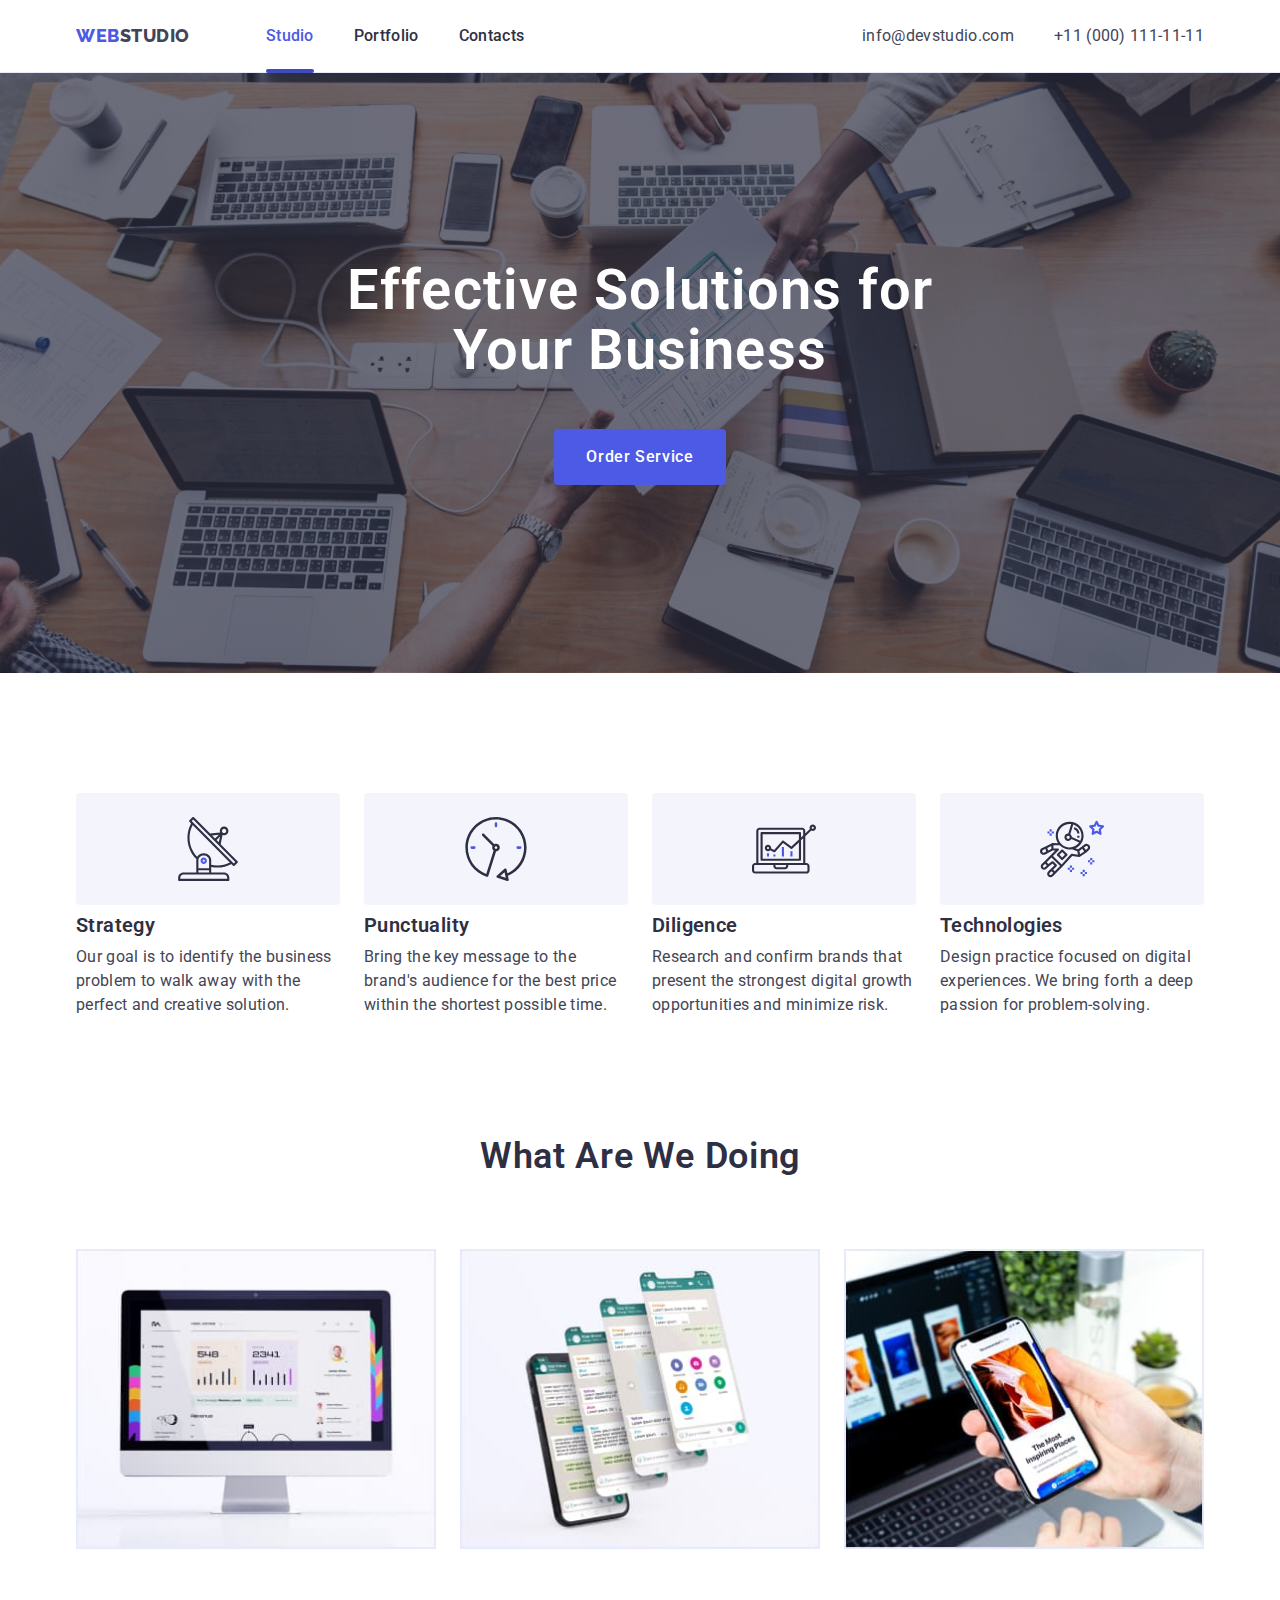
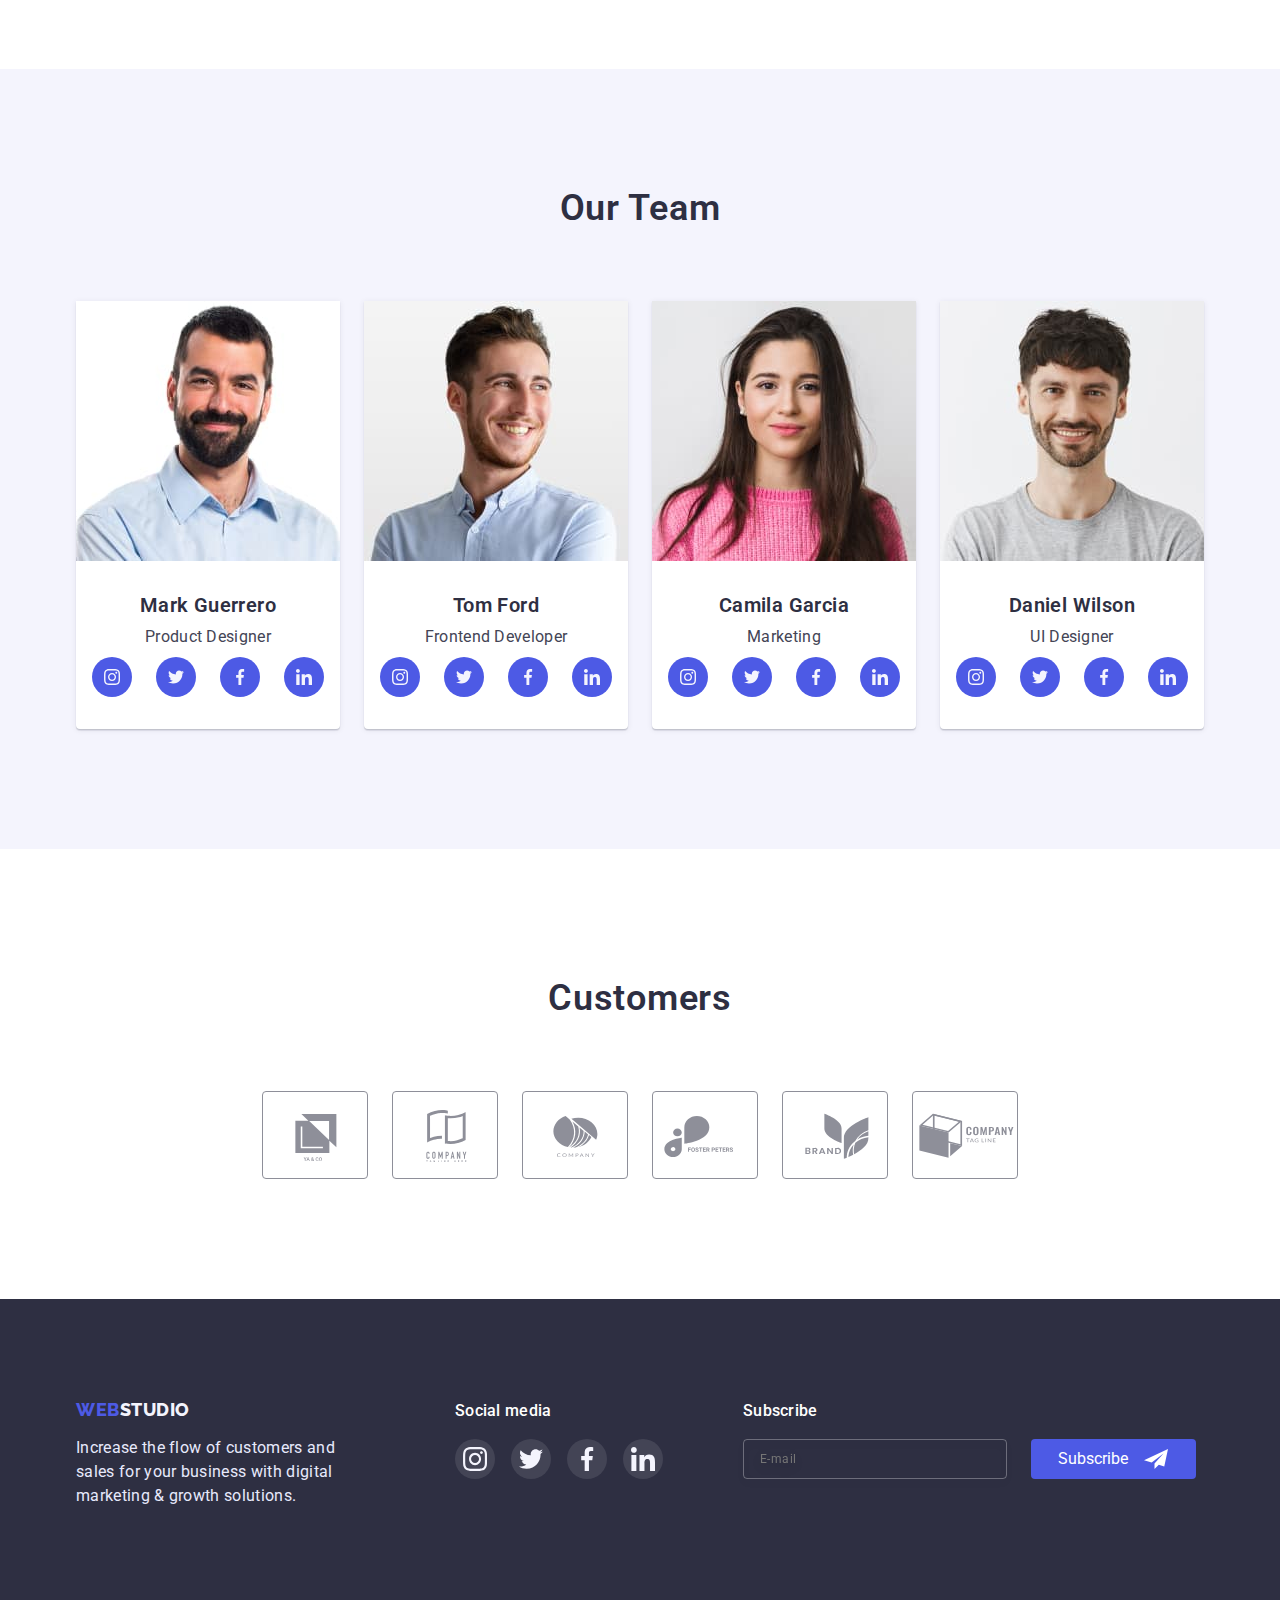
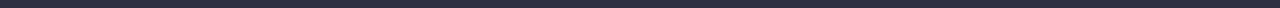
<file: index.html>
<!DOCTYPE html>
<html lang="en">
<head>
    <meta charset="UTF-8">
    <meta http-equiv="X-UA-Compatible" content="IE=edge">
    <meta name="viewport" content="width=device-width, initial-scale=1.0">
    <title>Document</title>

    <link rel="stylesheet" href="https://cdnjs.cloudflare.com/ajax/libs/modern-normalize/1.1.0/modern-normalize.min.css" />

    <link rel="preconnect" href="https://fonts.gstatic.com" crossorigin><link href="https://fonts.googleapis.com/css2?family=Raleway:wght@800&family=Roboto:wght@400;500;700;900&display=swap" rel="stylesheet">

    <link rel="stylesheet" href="./css/styles.css" />

</head>

<body>
    <header class="page-header">
        <div class="container">
      <nav class="main-nav">
        <!--Logo webstudio--> 
        <a href="./index.html" class="link logo"><span class="logo-web">WEB</span>STUDIO</a>
        <!--Навигация по сайту-->
        <ul class="site-nav list">
            <li class="item"><a href="./index.html" class="link current">Studio</a></li>
            <li class="item"><a href="./portfolio.html" class="link">Portfolio</a></li>
            <li class="item"><a href="#" class="link">Contacts</a></li>
        </ul>
      </nav>
        <ul class="contacts list">
            <li class="item"><a href="mailto:info@devstudio.com" class="link">info@devstudio.com</a></li>
            <li class="item"><a href="tel:+110001111111" class="link">+11 (000) 111-11-11</a></li>
          </ul>
    </div>
    </header>

    <main>
        <section class="section hero">
            <!--Banner-->
            <div class="container">
                <h1 class="hero-title">Effective Solutions for<br>Your Business</h1>
                <button type="button" class="btn primary" data-modal-open>Order Service</button>
            </div>
       </section>

        <section class="section feature">
            <div class="container">
            <!--About webstudio - скрыть заголовок-->
           <h2 hidden class="section-title">About webstudio</h2>
           <ul class="feature-lists list">
               <li class="item">
                <div class="thumb"><svg class="feature-icon" width="64" height="64"><use href="./images/icons/icons.svg#antenna"></use></svg></div>
                <h3 class="title">Strategy</h3><p class="text">Our goal is to identify the business
                       problem to walk away with the perfect and creative solution.</p></li>
               <li class="item">
                <div class="thumb"><svg class="feature-icon" width="64" height="64"><use href="./images/icons/icons.svg#clock"></use></svg></div>
                <h3 class="title">Punctuality</h3><p class="text">Bring the key message to the brand's audience for the best price within the shortest possible time.</p></li>
               <li class="item">
                <div class="thumb"><svg class="feature-icon" width="64" height="64"><use href="./images/icons/icons.svg#diagram"></use></svg></div>
                <h3 class="title">Diligence</h3><p class="text">Research and confirm brands that present the strongest digital growth opportunities and minimize risk.</p></li>
               <li class="item">
                <div class="thumb"><svg class="feature-icon" width="64" height="64"><use href="./images/icons/icons.svg#astronaut"></use></svg></div>
                <h3 class="title">Technologies</h3><p class="text">Design practice focused on digital experiences. We bring forth a deep passion for problem-solving.</p></li>
           </ul>
        </div>
       </section>
   
       <section class="section works">
        <div class="container">
           <!--What are we doing-->
           <h2 class="section-title">What are we doing</h2>
            <ul class="works-lists list">
               <li class="item"><img src="./images/comp.jpg" alt="Monoblock with an open web page." width="360"></li>
               <li class="item"><img src="./images/phone.jpg" alt="Open messenger on the phone." width="360"></li>
               <li class="item"><img src="./images/phone2.jpg" alt="The phone is held in the hand." width="360"></li>
           </ul>
        </div>
        </section>
    
     
        <section class="section team">
            <div class="container">
           <!--Our Team-->
           <h2 class="section-title">Our Team</h2>
            <ul class="team list">

            <li class="card"><img src="./images/team/mark.jpg" alt="The man with beard." width="264">
               <h3 class="card-name">Mark Guerrero</h3><p class="text">Product Designer</p>
                  <ul class="social-links list">
                   <li class="item"><a class="button" href="" aria-label="Instagram"><svg class="social-icon" width="16" height="16"><use href="./images/icons/icons.svg#instagram"></use></svg></a></li>
                   <li class="item"><a class="button" href="" aria-label="Twitter"><svg class="social-icon" width="16" height="16"><use href="./images/icons/icons.svg#twitter"></use></svg></a></li>
                   <li class="item"><a class="button" href="" aria-label="Facebook"><svg class="social-icon" width="16" height="16"><use href="./images/icons/icons.svg#facebook"></use></svg></a></li>
                   <li class="item"><a class="button" href="" aria-label="Linkedin"><svg class="social-icon" width="16" height="16"><use href="./images/icons/icons.svg#linkedin"></use></svg></a></li>
                  </ul>
            </li>

            <li class="card"><img src="./images/team/tom.jpg" alt="The man smiles and looks away." width="264">
               <h3 class="card-name">Tom Ford</h3><p class="text">Frontend Developer</p>
               <ul class="social-links list">
                <li class="item"><a class="button" href="" aria-label="Instagram"><svg class="social-icon" width="16" height="16"><use href="./images/icons/icons.svg#instagram"></use></svg></a></li>
                <li class="item"><a class="button" href="" aria-label="Twitter"><svg class="social-icon" width="16" height="16"><use href="./images/icons/icons.svg#twitter"></use></svg></a></li>
                <li class="item"><a class="button" href="" aria-label="Facebook"><svg class="social-icon" width="16" height="16"><use href="./images/icons/icons.svg#facebook"></use></svg></a></li>
                <li class="item"><a class="button" href="" aria-label="Linkedin"><svg class="social-icon" width="16" height="16"><use href="./images/icons/icons.svg#linkedin"></use></svg></a></li>
               </ul>
            </li>

            <li class="card"><img src="./images/team/camila.jpg" alt="The woman with long hair." width="264">
               <h3 class="card-name">Camila Garcia</h3><p class="text">Marketing</p>
               <ul class="social-links list">
                <li class="item"><a class="button" href="" aria-label="Instagram"><svg class="social-icon" width="16" height="16"><use href="./images/icons/icons.svg#instagram"></use></svg></a></li>
                <li class="item"><a class="button" href="" aria-label="Twitter"><svg class="social-icon" width="16" height="16"><use href="./images/icons/icons.svg#twitter"></use></svg></a></li>
                <li class="item"><a class="button" href="" aria-label="Facebook"><svg class="social-icon" width="16" height="16"><use href="./images/icons/icons.svg#facebook"></use></svg></a></li>
                <li class="item"><a class="button" href="" aria-label="Linkedin"><svg class="social-icon" width="16" height="16"><use href="./images/icons/icons.svg#linkedin"></use></svg></a></li>
               </ul>
            </li>

            <li class="card"><img src="./images/team/daniel.jpg" alt="The man in a gray t-shirt." width="264">
               <h3 class="card-name">Daniel Wilson</h3><p class="text">UI Designer</p>
               <ul class="social-links list">
                <li class="item"><a class="button" href="" aria-label="Instagram"><svg class="social-icon" width="16" height="16"><use href="./images/icons/icons.svg#instagram"></use></svg></a></li>
                <li class="item"><a class="button" href="" aria-label="Twitter"><svg class="social-icon" width="16" height="16"><use href="./images/icons/icons.svg#twitter"></use></svg></a></li>
                <li class="item"><a class="button" href="" aria-label="Facebook"><svg class="social-icon" width="16" height="16"><use href="./images/icons/icons.svg#facebook"></use></svg></a></li>
                <li class="item"><a class="button" href="" aria-label="Linkedin"><svg class="social-icon" width="16" height="16"><use href="./images/icons/icons.svg#linkedin"></use></svg></a></li>
               </ul>
            </li>

               </ul>
            </div>
       </section>

       <section class="section customers">
        <div class="container">
            <h2 class="section-title">Customers</h2>
            <ul class="customers-links list">
                <li class="item">
                    <a class="link client1" href="">
                        <svg class="company-icon" width="104" height="56"><use href="./images/icons/icons.svg#client1"></use>
                        </svg>
                    </a>
                </li>
                <li class="item">
                    <a class="link client2" href="">
                     <svg class="company-icon" width="104" height="56"><use href="./images/icons/icons.svg#client2"></use>
                     </svg>
                   </a>
               </li>
                <li class="item">
                    <a class="link client3" href="">
                        <svg class="company-icon" width="104" height="56"><use href="./images/icons/icons.svg#client3"></use>
                        </svg>
                    </a>
                </li>
                <li class="item">
                    <a class="link client4" href="">
                        <svg class="company-icon" width="104" height="56"><use href="./images/icons/icons.svg#client4"></use>
                        </svg>
                    </a>
                </li>
                <li class="item">
                    <a class="link client5" href="">
                        <svg class="company-icon" width="104" height="56"><use href="./images/icons/icons.svg#client5"></use>
                        </svg>
                    </a>
                </li>
                <li class="item">
                    <a class="link client6" href="">
                        <svg class="company-icon" width="104" height="56"><use href="./images/icons/icons.svg#client6"></use>
                        </svg>
                    </a>
                </li>
            </ul>

        </div>

       </section>

   
    </main>

    <footer class="page-footer">
        <div class="container">
            <div class="footer-logo">
                <a href="./index.html" class="link logo"><span class="logo-web">WEB</span>STUDIO</a>
                <p class="text">Increase the flow of customers and</br>sales for your business with digital</br>marketing & growth solutions.</p>
            </div>
   
            <div class="footer-social-media">
              <h3 class="footer-title">Social media</h3>
               <ul class="social-links list">
                 <li class="item"><a class="button" href="" aria-label="Instagram"><svg class="social-icon" width="24" height="24"><use href="./images/icons/icons.svg#instagram"></use></svg></a></li>
                 <li class="item"><a class="button" href="" aria-label="Twitter"><svg class="social-icon" width="24" height="24"><use href="./images/icons/icons.svg#twitter"></use></svg></a></li>
                 <li class="item"><a class="button" href="" aria-label="Facebook"><svg class="social-icon" width="24" height="24"><use href="./images/icons/icons.svg#facebook"></use></svg></a></li>
                 <li class="item"><a class="button" href="" aria-label="Linkedin"><svg class="social-icon" width="24" height="24"><use href="./images/icons/icons.svg#linkedin"></use></svg></a></li>
              </ul>
            </div>

            <div class="subscribe">

                <form action="subscribe">
                    <h3 class="subscribe-titel">Subscribe</h3>
                    
                    <div class="footer-btn">
                        <label class="footer-label">
                            <input class="footer-input" type="email" name="user-email" placeholder="E-mail"/>
                        </label>
                     
                        <button class="btn btn-subscribe" type="submit">Subscribe
                            <svg class="btn-subscribe-icon" width="24" height="24">
                                <use href="./images/icons/icons.svg#send"></use>
                            </svg>
                        </button>
                    </div>
                </form> 
            </div>  

        </div>
</footer>

<div class="backdrop is-hidden" data-modal>
    <div class="modal">
        <button type="button" class="btn-modal-close" data-modal-close>
            <svg class="close-icon" width="8" height="8">
                <use href="./images/icons/icons.svg#close-black"></use>
            </svg>
        </button>
        <strong class="modal-titel">Leave your contacts and we will call you back</strong>

        <form class="form" autocomplete="on">

            <div class="form-field">
                
                <label class="form-label name" for="name">Name</label>
                <input class="form-input" type="text" name="user-name" id="name" autofocus />
                <svg class="form-icon" width="18" height="18">
                    <use href="./images/icons/icons.svg#person-black"></use>
                </svg>
              
            </div>
            <div class="form-field">

                <label class="form-label" for="phone">Phone</label>
                <input class="form-input" type="tel" name="user-phone" id="phone" />
                <svg class="form-icon" width="18" height="18">
                    <use href="./images/icons/icons.svg#phone-black"></use>
                </svg>
            </div>
            <div class="form-field">
              
                <label class="form-label" for="email">Email</label>
                <input class="form-input" type="email" name="user-email" id="email" />
                <svg class="form-icon" width="18" height="18">
                    <use href="./images/icons/icons.svg#email-black"></use>
                </svg>
            </div>

            <div class="form-field text-comment">
                <label class="form-label" for="comment">Comment</label>
                <textarea class="comment" name="comment" rows="5" id="comment" placeholder="Text input"></textarea>
            </div>
            
                <label class="form-agreement">
                <input class="form-agreement-checkbox" name="agreement" type="checkbox">
                <span class="form-agreement-description">I accept the terms and conditions of the 
                    <a class="form-agreement-link link" href="#">Privacy Policy</a>
                </span>
            </label>
            
            

            <button class="btn btn-form" type="submit">Send</button>
        </form>
    </div>
</div>


<script src="./js/modal.js"></script>

</body>
</html>
</file>
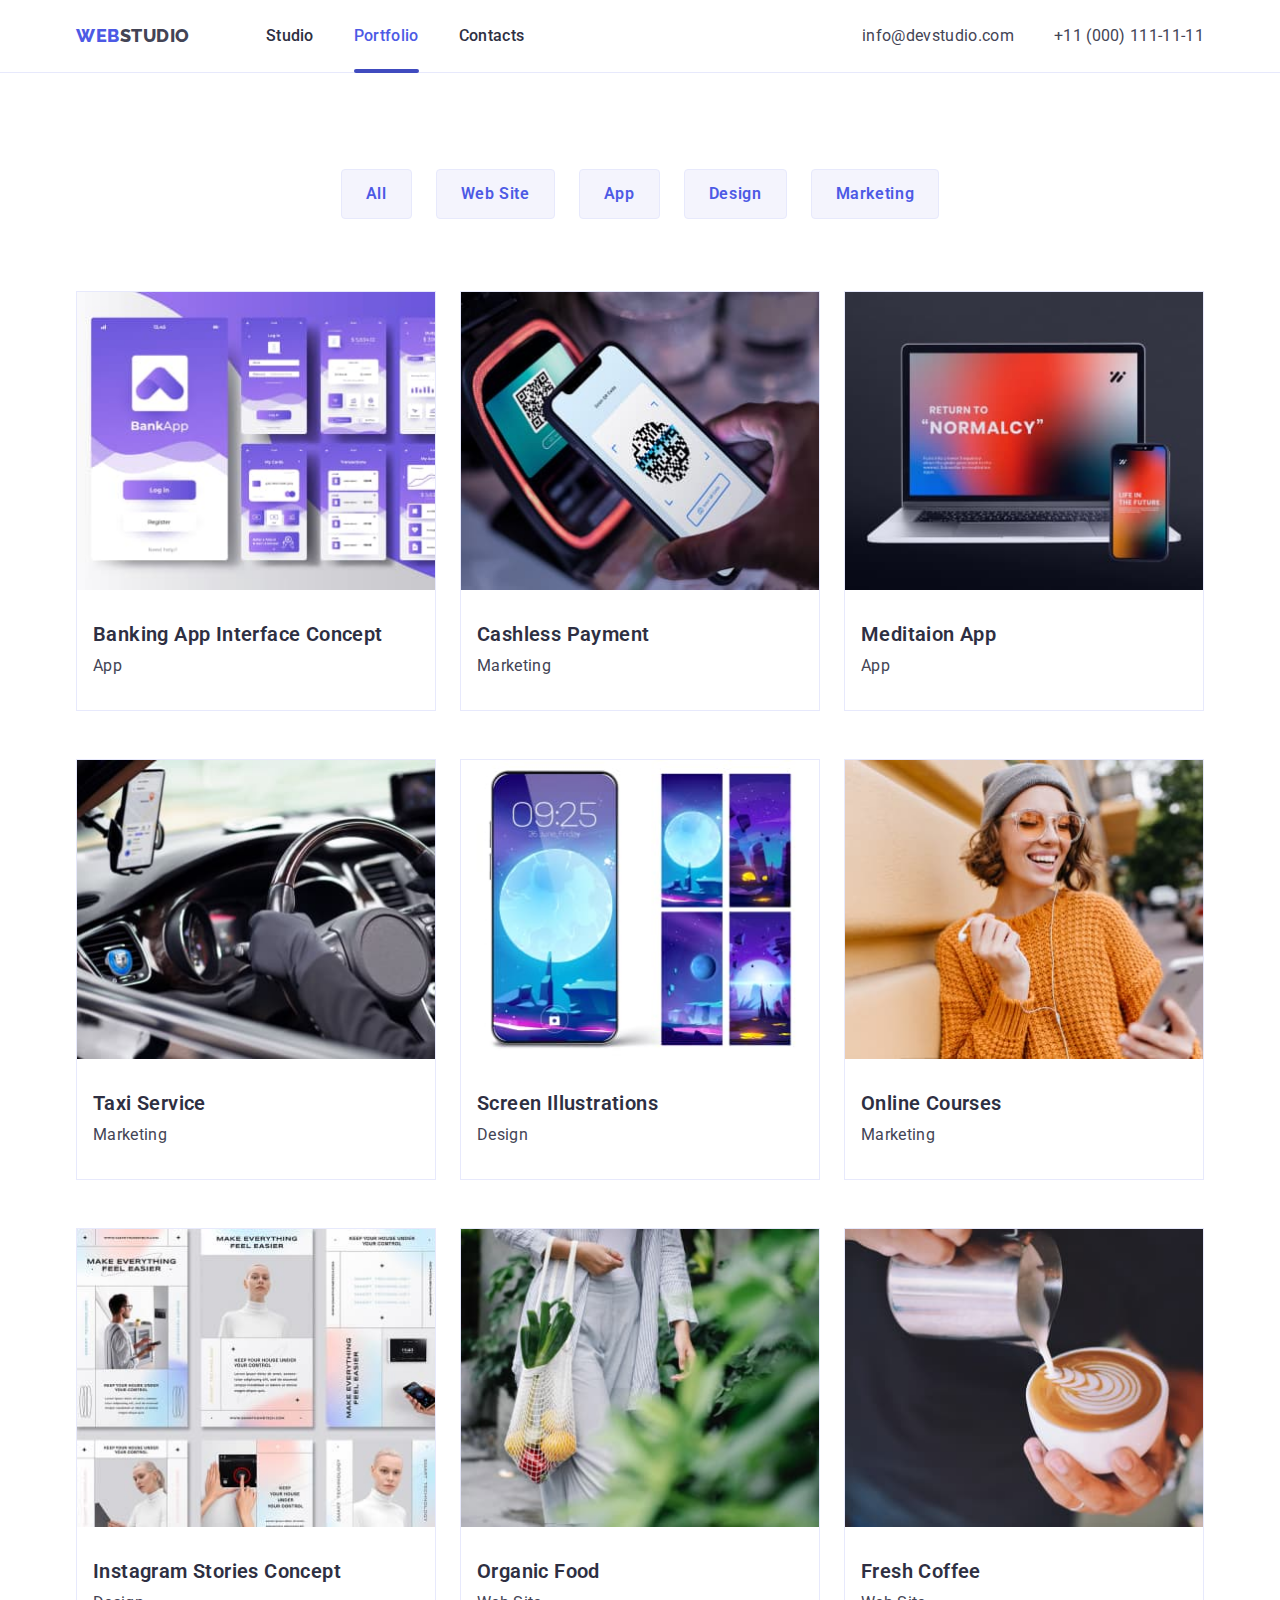
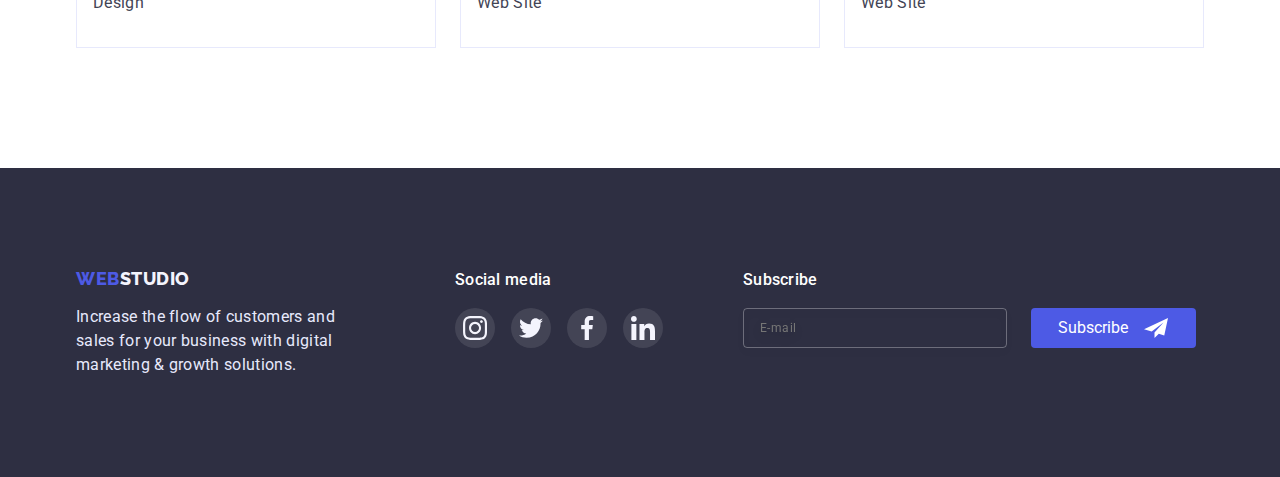
<file: portfolio.html>
<!DOCTYPE html>
<html lang="en">
<head>
    <meta charset="UTF-8">
    <meta http-equiv="X-UA-Compatible" content="IE=edge">
    <meta name="viewport" content="width=device-width, initial-scale=1.0">
    <title>Document</title>

    <link rel="stylesheet" href="https://cdnjs.cloudflare.com/ajax/libs/modern-normalize/1.1.0/modern-normalize.min.css" />

    <link rel="preconnect" href="https://fonts.gstatic.com" crossorigin><link href="https://fonts.googleapis.com/css2?family=Raleway:wght@800&family=Roboto:wght@400;500;700;900&display=swap" rel="stylesheet">

    <link rel="stylesheet" href="./css/styles.css" />

</head>
<body>
    <header class="page-header">
      <div class="container">
        <nav class="main-nav">
          <!--Logo webstudio--> 
          <a href="./index.html" class="link logo"><span class="logo-web">WEB</span>STUDIO</a>
          <!--Навигация по сайту-->
          <ul class="site-nav list">
              <li class="item"><a href="./index.html" class="link">Studio</a></li>
              <li class="item"><a href="./portfolio.html" class="link current">Portfolio</a></li>
              <li class="item"><a href="#" class="link">Contacts</a></li>
          </ul>
        </nav>
        <ul class="contacts list">
          <li class="item"><a href="mailto:info@devstudio.com" class="link">info@devstudio.com</a></li>
          <li class="item"><a href="tel:+110001111111" class="link">+11 (000) 111-11-11</a></li>
        </ul>
      </div>
      </header>

      <main>
        <section class="section portfolio">

            <div class="container">
              <h1 hidden>Galery</h1>

              <ul class="filter list">
                <li class="item"><button type="button" class="btn">All</button></li>
                <li class="item"><button type="button" class="btn">Web Site</button></li>
                <li class="item"><button type="button" class="btn">App</button></li>
                <li class="item"><button type="button" class="btn">Design</button></li>
                <li class="item"><button type="button" class="btn">Marketing</button></li>
            </ul>

              <ul class="galery list">
                <li class="card">
                  <a href="#" class="link">
                    <div class="overlay"> 
                      <img src="./images/galery/banking.jpg" alt="Purple windows of the banking app." width="360">
                      <p class="text-overlay">14 Stylish and User-Friendly App Design Concepts · Task Manager App · Calorie Tracker App · Exotic Fruit Ecommerce App · Cloud Storage App</p> 
                    </div>
                     <div class="card-info">
                      <h2 class="card-name">Banking App Interface Concept</h2>
                      <p class="text">App</p>
                     </div>    
            </a>
          </li>
                <li class="card">
                  <a href="#" class="link">
                    <div class="overlay">
                      <img src="./images/galery/payment.jpg" alt="Scanning the QR code for payment." width="360">
                      <p class="text-overlay">14 Stylish and User-Friendly App Design Concepts · Task Manager App · Calorie Tracker App · Exotic Fruit Ecommerce App · Cloud Storage App</p>
                    </div>
                <div class="card-info"><h2 class="card-name">Cashless Payment</h2>
                <p class="text">Marketing</p></div></a></li>
                <li class="card">
                  <a href="#" class="link">
                    <div class="overlay"><img src="./images/galery/meditation.jpg" alt="Computer and laptop." width="360"><p class="text-overlay">14 Stylish and User-Friendly App Design Concepts · Task Manager App · Calorie Tracker App · Exotic Fruit Ecommerce App · Cloud Storage App</p></div>
                <div class="card-info"><h2 class="card-name">Meditaion App</h2>
                <p class="text">App</p></div></a></li>
                <li class="card">
                  <a href="#" class="link">
                    <div class="overlay"><img src="./images/galery/taxi.jpg" alt="Man driving a car." width="360"><p class="text-overlay">14 Stylish and User-Friendly App Design Concepts · Task Manager App · Calorie Tracker App · Exotic Fruit Ecommerce App · Cloud Storage App</p></div>
                <div class="card-info"><h2 class="card-name">Taxi Service</h2>
                <p class="text">Marketing</p></div></a></li>
                <li class="card">
                  <a href="#" class=link>
                    <div class="overlay"><img src="./images/galery/illustration.jpg" alt="Different pictures with the moon." width="360"><p class="text-overlay">14 Stylish and User-Friendly App Design Concepts · Task Manager App · Calorie Tracker App · Exotic Fruit Ecommerce App · Cloud Storage App</p></div>
                <div class="card-info"><h2 class="card-name">Screen Illustrations</h2>
                <p class="text">Design</p></div></a></li>
                <li class="card">
                  <a href="#" class="link">
                    <div class="overlay"><img src="./images/galery/courses.jpg" alt="The girl looks at the phone." width="360"><p class="text-overlay">14 Stylish and User-Friendly App Design Concepts · Task Manager App · Calorie Tracker App · Exotic Fruit Ecommerce App · Cloud Storage App</p></div>
                 <div class="card-info"><h2 class="card-name">Online Courses</h2>
                <p class="text">Marketing</p></div></a></li>
                <li class="card">
                  <a href="#" class="link">
                    <div class="overlay"><img src="./images/galery/instagram.jpg" alt="Instagram post examples." width="360"><p class="text-overlay">14 Stylish and User-Friendly App Design Concepts · Task Manager App · Calorie Tracker App · Exotic Fruit Ecommerce App · Cloud Storage App</p></div>
                <div class="card-info"><h2 class="card-name">Instagram Stories Concept</h2>
                <p class="text">Design</p></div></a></li>
                <li class="card">
                  <a href="#" class="link">
                    <div class="overlay"><img src="./images/galery/food.jpg" alt="Woman with a bag of vegetables." width="360"><p class="text-overlay">14 Stylish and User-Friendly App Design Concepts · Task Manager App · Calorie Tracker App · Exotic Fruit Ecommerce App · Cloud Storage App</p></div>
                <div class="card-info"><h2 class="card-name">Organic Food</h2>
                <p class="text">Web Site</p></div></a></li>
                <li class="card">
                  <a href="#" class="link">
                    <div class="overlay"><img src="./images/galery/cofee.jpg" alt="Barista pours milk into coffee." width="360"><p class="text-overlay">14 Stylish and User-Friendly App Design Concepts · Task Manager App · Calorie Tracker App · Exotic Fruit Ecommerce App · Cloud Storage App</p></div>
                <div class="card-info"><h2 class="card-name">Fresh Coffee</h2>
                <p class="text">Web Site</p></div></a></li>
            </ul>
            </div>
        </section>

      </main>

      <footer class="page-footer">
        <div class="container">
            <div class="footer-logo">
                <a href="./index.html" class="link logo"><span class="logo-web">WEB</span>STUDIO</a>
                <p class="text">Increase the flow of customers and</br>sales for your business with digital</br>marketing & growth solutions.</p>
            </div>
   
            <div class="footer-social-media">
              <h3 class="footer-title">Social media</h3>
               <ul class="social-links list">
                <li class="item"><a class="button" href="" aria-label="Instagram"><svg class="social-icon" width="24" height="24"><use href="./images/icons/icons.svg#instagram"></use></svg></a></li>
                <li class="item"><a class="button" href="" aria-label="Twitter"><svg class="social-icon" width="24" height="24"><use href="./images/icons/icons.svg#twitter"></use></svg></a></li>
                <li class="item"><a class="button" href="" aria-label="Facebook"><svg class="social-icon" width="24" height="24"><use href="./images/icons/icons.svg#facebook"></use></svg></a></li>
                <li class="item"><a class="button" href="" aria-label="Linkedin"><svg class="social-icon" width="24" height="24"><use href="./images/icons/icons.svg#linkedin"></use></svg></a></li>
              </ul>
            </div>
            
            <div class="subscribe">

              <form action="subscribe">
                  <h3 class="subscribe-titel">Subscribe</h3>
                  <div class="footer-btn">
                      <label class="footer-label">
                          <input class="footer-input" type="email" name="user-email" placeholder="E-mail"/>
                      </label>
                   
                      <button class="btn btn-subscribe" type="submit">Subscribe
                          <svg class="btn-subscribe-icon" width="24" height="24">
                              <use href="./images/icons/icons.svg#send"></use>
                          </svg>
                      </button>
                  </div>
              </form> 
          </div>

        </div>  
</footer>
    
</body>
</html>
</file>
<file: css/styles.css>
html {
    box-sizing: border-box;
}
*, *::before, *::after {box-sizing: inherit;}

:root {
    --primary-text-color: #434455;
    --title-text-color: #2E2F42;
    --accent-color: #4D5AE5;
    --primary-white-color: #FFFFFF;
}

h1, h2, h3, h4, p {
    margin-bottom: 0;
    margin-top: 0;
}
.container {
    width: 1158px;
    padding-left: 15px;
    padding-right: 15px;
    margin: 0 auto;

    /* outline: 2px solid lime; */
}

.section {   
    padding-top: 120px;
    padding-bottom: 120px;
}

body {
    background-color: var(--primary-white-color);
    color: var(--primary-text-color);   
    font-family: 'Roboto', sans-serif;
}

/* убрать маркер списка*/
.list {
    padding: 0;
    margin: 0;
    list-style: none;
}
.link {text-decoration: none;}

/* Header */
.page-header {
    /* padding-top: 24px;
    padding-bottom: 24px; */
    border-bottom: 1px solid #E7E9FC;
}
.page-header .container {
    display: flex;
    align-items: center;
}
.main-nav,
.site-nav,
.contacts {
    display: flex;
}

.site-nav .item:not(:last-child),
.contacts .item:not(:last-child) {
    margin-right: 40px;

} 
/* Logo */

.logo {
    margin-right: 76px;
    padding-top: 24px;
    padding-bottom: 24px;

    color: var(--primary-text-color);
    font-family: 'Raleway', sans-serif;
    font-weight: 800;
    font-size: 18px;
    line-height: 1.33;
    letter-spacing: 0.03em;
}
.logo-web {color: var(--accent-color);}



/* навигация */
.site-nav .link {
    position: relative;
    display: block;
    padding-top: 24px;
    padding-bottom: 24px;

    color: var(--title-text-color);
    font-weight: 500;
    font-size: 16px;
    line-height: 1.5;
    letter-spacing: 0.02em;

    transition: color 250ms cubic-bezier(0.4, 0, 0.2, 1);
}
.site-nav .link.current {color: var(--accent-color);}

.site-nav .link.link.current::after {
    content: '';
    display: block;
    position: absolute;
    width: 100%;
    height: 4px;
    bottom: -1px;

    background-color: #404BBF;
    border-radius: 2px;
}

.site-nav .link:hover,
.site-nav .link:focus
{color: var(--accent-color);}


.contacts {
    margin-left: auto;
    padding-top: 24px;
    padding-bottom: 24px;
}
.contacts .link {
    color: var(--primary-text-color);
    font-size: 16px;
    line-height: 1.5;
    letter-spacing: 0.02em;

    transition: color 250ms cubic-bezier(0.4, 0, 0.2, 1);
}
.contacts .link:hover, .contacts .link:focus {color: var(--accent-color);}

/* Hero */
.hero {
    background-color: var(--title-text-color);
    max-width: 1440px;
    margin: 0 auto;
    padding-top: 188px;
    padding-bottom: 188px;
    
    background-image: linear-gradient(to right, rgba(46, 47, 66, 0.7), rgba(46, 47, 66, 0.7)),
    url(../images/people-office.jpg);
    background-size: cover;
    background-repeat: no-repeat;
    background-position: center;

}
.hero-title {
    margin-bottom: 48px;

    text-align: center;
    color: var(--primary-white-color);
    font-weight: 600;
    font-size: 56px;
    line-height: 1.07;
    letter-spacing: 0.02em;
}
/* button */
.btn {
    background-color: var(--accent-color);
    color: var(--primary-white-color);
    cursor: pointer;
    font-family: inherit;
}

.btn.primary {
    border-radius: 4px;
    padding: 16px 32px;
    margin: 0 auto;
    display: block;
    border: none;

    background-color: var(--accent-color);
    color: var(--primary-white-color);
    font-weight: 500;
    font-size: 16px;
    line-height: 1.5;
    letter-spacing: 0.04em;

    transition: background-color 250ms cubic-bezier(0.4, 0, 0.2, 1), box-shadow 250ms cubic-bezier(0.4, 0, 0.2, 1);
}
.btn.primary:hover, .btn.primary:focus,
.btn-form:hover, .btn-form:focus,
.btn-subscribe:hover, .btn-subscribe:focus {
    background-color: #404BBF;
    box-shadow: 0px 4px 4px rgba(0, 0, 0, 0.15);
}
/* Modal window */
.backdrop {
    position: fixed;
    top: 0;
    left: 0;
    width: 100%;
    height: 100%;
    background-color: rgba(46, 47, 66, 0.4);
    opacity: 1;
    visibility: visible;

    transition: opacity 250ms cubic-bezier(0.4, 0, 0.2, 1), visibility 250ms cubic-bezier(0.4, 0, 0.2, 1);
}
.backdrop.is-hidden {
    visibility: hidden;
    opacity: 0;
    pointer-events: none;
}
.modal {
    position: absolute;
    top: 50%;
    left: 50%;
    transform: translate(-50%, -50%);

    min-width: 408px;
    min-height: 576px;
    padding: 72px 24px 24px;

    background-color: #FCFCFC;
    box-shadow: 0px 1px 1px rgba(0, 0, 0, 0.14), 0px 1px 3px rgba(0, 0, 0, 0.12), 0px 2px 1px rgba(0, 0, 0, 0.2);
    border-radius: 4px;
}
.btn-modal-close {
    position: absolute;
    top: 24px;
    right: 24px;
    display: flex;
    justify-content: center;
    align-items: center;
    width: 24px;
    height: 24px;

    background-color: #E7E9FC;
    border: 1px solid rgba(0, 0, 0, 0.1);
    border-radius: 50%;
    fill: #000000;

    cursor: pointer;
    transition: background-color 250ms cubic-bezier(0.4, 0, 0.2, 1), fill 250ms cubic-bezier(0.4, 0, 0.2, 1), border 250ms cubic-bezier(0.4, 0, 0.2, 1);
}

.btn-modal-close:hover,
.btn-modal-close:focus {
    background-color: #404BBF;
    fill: var(--primary-white-color);
    border: none;
}

.modal-titel {
    display: block;
    margin-bottom: 16px;
    font-weight: 500;
    font-size: 16px;
    line-height: 1.5;
    text-align: center;
    letter-spacing: 0.02em;
    color: #2E2F42;

}
.form-field {
    position: relative;
    display: flex;
    flex-direction: column;

    margin-bottom: 8px;
}
.form-label {
    margin-bottom: 4px;
    font-size: 12px;
    line-height: 1.17;
    letter-spacing: 0.01em;;
    color: #8E8F99;
}
.form-label.name {
    letter-spacing: 0.04em;
}
.form-input {
    padding-left: 38px;
    width: 100%;
    height: 40px;
    border: 1px solid rgba(33, 33, 33, 0.2);
    border-radius: 4px;

    outline: none;
    transition: border 250ms cubic-bezier(0.4, 0, 0.2, 1);
}
.form-icon {
    position: absolute;
    top: 50%;
    left: 16px;

    fill: #2E2F42;
    transition: fill 250ms cubic-bezier(0.4, 0, 0.2, 1);
}
.form-input:focus,
.footer-input:focus,
.comment:focus {
    border: 1px solid var(--accent-color);
}
.form-input:focus + .form-icon {
    fill: var(--accent-color);
}

.form-field.text-comment {
    margin-bottom: 16px;
}
.comment {
    height: 120px;
    resize: none;
    width: 100%;
    padding: 8px 16px 8px 16px;
    border: 1px solid rgba(33, 33, 33, 0.2);
    border-radius: 4px;

    outline: none;
    transition: border 250ms cubic-bezier(0.4, 0, 0.2, 1);
}
.comment::placeholder {
    font-size: 12px;
    line-height: 1.17;
    letter-spacing: 0.04em;;
    color: rgba(117, 117, 117, 0.5);
}
.comment:not(:placeholder-shown) {
    border: 1px solid var(--accent-color);
}
.form-agreement {
    display: flex;
    align-items: center;
    justify-content: center;
    gap: 8px;
    font-size: 12px;
    line-height: 1.17;
    letter-spacing: 0.04em;
    color: #757575;
    margin-bottom: 24px;
}
.form-agreement-checkbox {
    appearance: none;
    width: 16px;
    height: 16px;

    border: 1.25px solid #2E2F42;
    border-radius: 2px;

    background-image: url("data:image/svg+xml,%3Csvg width='10' height='8' viewBox='0 0 10 8' fill='none' xmlns='http://www.w3.org/2000/svg'%3E%3Cpath d='M8.44558 0.255056C8.61838 0.089653 8.84834 -0.00178848 9.08693 2.65108e-05C9.32551 0.0018415 9.55407 0.0967713 9.72436 0.264784C9.89466 0.432797 9.99337 0.660752 9.99968 0.900549C10.006 1.14034 9.91939 1.37323 9.75816 1.55005L4.86357 7.70436C4.7794 7.79551 4.67782 7.86865 4.5649 7.91942C4.45198 7.97018 4.33003 7.99754 4.20636 7.99984C4.08268 8.00214 3.95981 7.97935 3.8451 7.93282C3.73038 7.88629 3.62618 7.81698 3.53872 7.72903L0.292827 4.46564C0.202435 4.38096 0.129933 4.27884 0.0796475 4.16537C0.0293621 4.05191 0.00232279 3.92942 0.000143182 3.80522C-0.00203643 3.68102 0.0206883 3.55765 0.0669613 3.44248C0.113234 3.3273 0.182108 3.22267 0.269473 3.13483C0.356838 3.047 0.460905 2.97775 0.575465 2.93123C0.690026 2.88471 0.812734 2.86186 0.936267 2.86405C1.0598 2.86624 1.18163 2.89343 1.29449 2.94398C1.40734 2.99454 1.50892 3.06743 1.59315 3.15831L4.16189 5.73967L8.42227 0.28219C8.42994 0.272694 8.43813 0.263635 8.4468 0.255056H8.44558Z' fill='%23F4F4FD'/%3E%3C/svg%3E");
    background-repeat: no-repeat;
    background-position: center;

    transition: border 250ms cubic-bezier(0.4, 0, 0.2, 1), background-color 250ms cubic-bezier(0.4, 0, 0.2, 1);
}
.form-agreement-checkbox:checked {
    background-color: #404BBF;
    border: 1.25px solid #404BBF;

}
.form-agreement-link {
    color: var(--accent-color);
    text-decoration: underline;
}
.btn-form {
    display: block;
    border: none;
    width: 169px;
    height: 56px;

    margin: auto;
    padding: 16px 32px;
    box-shadow: 0px 4px 4px rgba(0, 0, 0, 0.15);
    border-radius: 4px;
}

/* Sections */

.section-title {
    margin-top: 0;
    margin-bottom: 72px;

    color: var(--title-text-color);
    font-weight: 600;
    font-size: 36px;
    line-height: 1.11;
    text-align: center;
    text-transform: capitalize;
    letter-spacing: 0.02em;
}

/* About webstudio */

.feature {
    padding-bottom: 0px;
}

.container .feature-lists {
    display: flex;
    align-items: center;
}
.feature-lists .item {
    width: 264px;
}
.feature-lists .item:not(:last-child) {
    margin-right: 24px;
}

.feature-lists .thumb {
    display: flex;
    align-items: center;
    justify-content: center;
    background-color: #F4F4FD;
    width: 264px;
    height: 112px;

    border-radius: 4px;
    margin-bottom: 8px;
}

.feature-lists .title,
.team .card-name,
.galery .card-name {
    margin-bottom: 8px;

    color: var(--title-text-color);
    font-weight: 600;
    font-size: 20px;
    line-height: 1.2;
    letter-spacing: 0.02em;
}

.text {
    color: var(--primary-text-color);
    font-size: 16px;
    line-height: 1.5;
    letter-spacing: 0.02em;
}
/* What are we doing */

.container .works-lists {
    display: flex;
    align-items: center;
    justify-content: center;
    gap: 24px;
}

.works-lists .item {
    background-color: linear-gradient(0deg, rgba(77, 90, 229, 0.1), rgba(77, 90, 229, 0.1)), url(2368.jpg);
    background-blend-mode: soft-light, normal;
    border: 1px solid #E7E9FC;
}

/* our team */
.container .team {
    display: flex;
    align-items: center;
    justify-content: center;
    gap: 24px;

}
.section.team {
    background-color: #F4F4FD;  
}

.team .card-name {
    margin-top: 32px;
}
.team .card {
    text-align: center;
    padding-bottom: 32px;
    box-shadow: 0px 1px 6px rgba(46, 47, 66, 0.08), 0px 1px 1px rgba(46, 47, 66, 0.16), 0px 2px 1px rgba(46, 47, 66, 0.08);
    border-radius: 0px 0px 4px 4px;

    background: var(--primary-white-color);
}
.team .social-links {
    display: flex;
    justify-content: center;
    gap: 24px;

    margin-top: 8px;
}
.social-links .item {
    width: 40px;
    height: 40px;
}
.team .social-links .button,
.footer-social-media .social-links .button {
    display: flex;
    align-items: center;
    justify-content: center;
    width: 100%;
    height: 100%;
    border-radius: 50%;
    fill: #f4f4fd;

    transition: background-color 250ms cubic-bezier(0.4, 0, 0.2, 1);
}
.team .social-links .button {
    background-color: var(--accent-color);
}
.team .button:hover, .team .button:focus {
    background-color: #404BBF;
}

/* customers */
.customers {
    padding-top: 130px;
}
.customers-links {
    display: flex;
    justify-content: center;
    gap: 24px;
}
.customers-links .item {
    width: calc((100%-120px)/6);

}
.customers-links .link:hover, .customers-links .link:focus {
    border: 1px solid #404BBF;
    fill: #404BBF;
}
.customers-links .link {
    display: flex;
    align-items: center;
    justify-content: center;
    width: 100%;
    height: 88px;

    border: 1px solid #8E8F99;
    border-radius: 4px;
    fill: #8e8f99;

    transition: border 250ms cubic-bezier(0.4, 0, 0.2, 1), fill 250ms cubic-bezier(0.4, 0, 0.2, 1);
}

/* footer */
.page-footer {
    padding-top: 100px;
    padding-bottom: 100px;

    background-color: var(--title-text-color);
}
.page-footer .container {
    display: flex;
}
.footer-logo {
    margin-right: 120px;
}
.footer-logo .logo {
    line-height: 1.17;
    color: #F4F4FD;
}
.footer-logo .text {
    margin-top: 16px;
    color: #E7E9FC;
}
.footer-title,
.subscribe-titel {
    margin-bottom: 16px;

    font-family: 'Roboto';
    font-weight: 500;
    font-size: 16px;
    line-height: 1.5;
    letter-spacing: 0.02em;
    color: var(--primary-white-color);
}
.footer-social-media {
    margin-right: 80px;
}
.footer-social-media .social-links {
    display: flex;
    gap: 16px;
}

.footer-social-media .social-links .button {
    background-color: rgba(255, 255, 255, 0.1);
}
.footer-social-media .social-links .button:hover,
.footer-social-media .social-links .button:focus {
    background-color: #31D0AA;
}

/* Форма для оформления подписки */
.footer-btn {

    display: flex;
    flex-direction: row;
    gap: 24px;
}
.btn-subscribe {
    display: flex;
    flex-direction: row;
    justify-content: center;
    align-items: center;
    width: 165px;
    height: 40px;
    padding: 8px 24px;
    gap: 16px;

    background-color: #4D5AE5;
    border-radius: 4px;

    transition: background-color 250ms cubic-bezier(0.4, 0, 0.2, 1), box-shadow 250ms cubic-bezier(0.4, 0, 0.2, 1);

    border: none;
}
.btn-subscribe-icon {
    fill: var(--primary-white-color);
}
.footer-input {
    width: 264px;
    height: 40px;
    padding: 8px 16px;

    font-size: 12px;
    line-height: 2;
    letter-spacing: 0.04em;
    color: rgba(255, 255, 255, 0.6);

    border: 1px solid rgba(255, 255, 255, 0.3);
    filter: drop-shadow(0px 4px 4px rgba(0, 0, 0, 0.15));
    border-radius: 4px;
    background-color: transparent;

    transition: border 250ms cubic-bezier(0.4, 0, 0.2, 1);

    outline: none;

}


/* portfolio */
.portfolio {
    padding-top: 96px;
}

/* filter */
.container .filter {
    display: flex;
    align-items: center;
    justify-content: center;
    gap: 24px;
    margin-bottom: 72px;
}
.filter .btn {
    padding: 12px 24px;
    border-radius: 4px;
    border: 1px solid #E7E9FC;

    background-color: #F4F4FD;
    color: var(--accent-color);
    font-weight: 600;
    font-size: 16px;
    line-height: 1.5;
    text-align: center;
    letter-spacing: 0.04em;

    transition: background-color 250ms cubic-bezier(0.4, 0, 0.2, 1), color 250ms cubic-bezier(0.4, 0, 0.2, 1), box-shadow 250ms cubic-bezier(0.4, 0, 0.2, 1);
}
.filter .btn:hover, .filter .btn:focus {
    background-color: #404BBF;
    color: var(--primary-white-color);
    box-shadow: 0px 3px 1px rgba(0, 0, 0, 0.1), 
    0px 2px 1px rgba(0, 0, 0, 0.08), 
    0px 2px 2px rgba(0, 0, 0, 0.12);
}

.galery {
    display: flex;
    flex-wrap: wrap;
}
img {
    display: block;
    max-width: 100%;
    height: auto;
}
.galery .card-info {
    padding: 32px 0px 32px 16px;

}
.galery .card {
    margin-right: 24px;
    margin-bottom: 48px;
    width: calc((100% - 48px) / 3);
} 
.galery .link {
    display: block;

    box-sizing: border-box;
    border: 1px solid #E7E9FC;
    background-color: var(--primary-white-color);

    transition: box-shadow 250ms cubic-bezier(0.4, 0, 0.2, 1);
}

.galery .card:nth-child(3n) {
    margin-right: 0;
}

.galery .card:nth-last-child(-n + 3) {
    margin-bottom: 0;
}

.galery .link:hover, .galery .link:focus {
    box-shadow: 0px 1px 6px rgba(46, 47, 66, 0.08), 
    0px 1px 1px rgba(46, 47, 66, 0.16), 
    0px 2px 1px rgba(46, 47, 66, 0.08);
}


.galery .overlay {
    position: relative;
    overflow: hidden;
}

.galery .link:hover .text-overlay,
.galery .link:focus .text-overlay {
    opacity: 1;
    transform: translateY(0);
}

.overlay .text-overlay {
    position: absolute;
    top: 0;
    left: 0;
    width: 100%;
    height: 100%;
    padding: 40px 32px 0 32px;

    font-size: 16px;
    line-height: 1.5;
    letter-spacing: 0.02em;
    color: #F4F4FD;
    background-color: #4D5AE5;

    transform: translateY(100%);
    transition: transform 250ms cubic-bezier(0.4, 0, 0.2, 1);

    opacity: 0;
}
</file>
